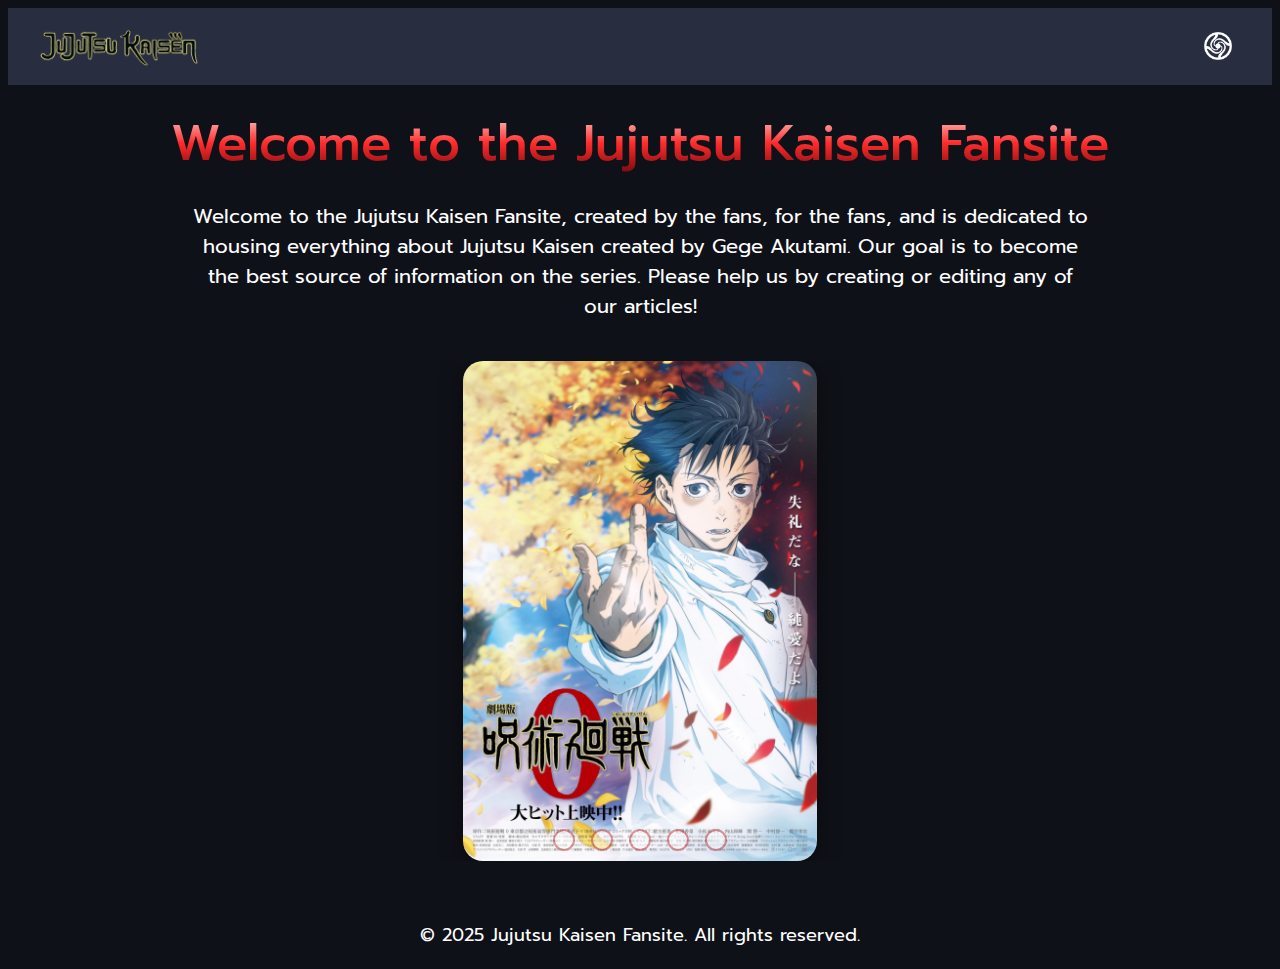
<file: index.html>
<!DOCTYPE html>
<html lang="en">
<head>
    <meta charset="UTF-8">
    <meta name="viewport" content="width=device-width, initial-scale=1.0">
    <link rel="icon" type="image/x-icon" href="/Photo/Logo/Jujutsu-Kaisen-Token.png">
    <link rel="stylesheet" href="/CSS/style.css">
    <link rel="preconnect" href="https://fonts.googleapis.com">
    <link rel="preconnect" href="https://fonts.gstatic.com" crossorigin>
    <link href="https://fonts.googleapis.com/css2?family=Prompt:ital,wght@0,100;0,200;0,300;0,400;0,500;0,600;0,700;0,800;0,900;1,100;1,200;1,300;1,400;1,500;1,600;1,700;1,800;1,900&display=swap" rel="stylesheet">
    <title>Home | Jujutsu Kaisen Fansite</title>
</head>

<body>
    <div class="container">
        <nav>
            <a href="index.html" class="logo">
                <img class="Jujutsu" src="/Photo/Logo/Jujutsu-Kaisen-Logo.png" alt="Logo">
            </a>
            <div class="menu-wrapper">
                <input type="checkbox" id="menu-toggle" class="menu-toggle" hidden>
                <label for="menu-toggle" class="menu-icon" tabindex="0">
                    <img src="/Photo/Logo/Jujutsu-Kaisen-Token.png" alt="Menu" class="menu-img">
                </label>
                <div class="dropdown-menu">
                    <a href="/HTML/index.html">Home</a>
                    <a href="/HTML/Arc.html">Arc</a>
                    <a href="/HTML/Character.html">Character</a>
                    <a href="/HTML/Contact.html">Contact</a>
                </div>
            </div>
        </nav>
        <header>
            <h1 class="Welcome">Welcome to the Jujutsu Kaisen Fansite</h1>
            <p class="JujutsuInto">Welcome to the Jujutsu Kaisen Fansite, created by the fans, for the fans, and is dedicated to housing everything about Jujutsu Kaisen created by Gege Akutami. Our goal is to become the best source of information on the series. Please help us by creating or editing any of our articles!</p>
        </header>
        <!-- Carousel with radio buttons for pure CSS navigation -->
        <div class="carousel-wrapper">
            <div class="carousel-controls">
                <input type="radio" name="carousel" id="carousel-1" checked>
                <input type="radio" name="carousel" id="carousel-2">
                <input type="radio" name="carousel" id="carousel-3">
                <input type="radio" name="carousel" id="carousel-4">
                <input type="radio" name="carousel" id="carousel-5">
                <div class="carousel">
                    <div class="carousel-item item-1">
                        <img src="/Photo/Kay-Visual/Jujutsu-Kaisen-0-Key-Visual.jpg" alt="ZeroArcPhoto">
                    </div>
                    <div class="carousel-item item-2">
                        <img src="/Photo/Kay-Visual/Jujutsu-Kaisen-Kay-Visual.jpg" alt="SS1Photo">
                    </div>
                    <div class="carousel-item item-3">
                        <img src="/Photo/Kay-Visual/Jujutsu-Kaisen-Hidden-Inventory-Premature-Death-Arc-Kay-Visual.webp" alt="GojoArcPhoto">
                    </div>
                    <div class="carousel-item item-4">
                        <img src="/Photo/Kay-Visual/Jujutsu-Kaisen-Shibuya-Incident-Arc-Kay-Visual.webp" alt="ShibuyaArcPhoto">
                    </div>
                    <div class="carousel-item item-5">
                        <img src="/Photo/Kay-Visual/Jujutsu-Kaisen-The-Culling-Game-Arc-Kay-Visual.jpeg" alt="TheCullingGameArcPhoto">
                    </div>
                    <div class="carousel-nav">
                        <label for="carousel-1" class="nav nav-1"></label>
                        <label for="carousel-2" class="nav nav-2"></label>
                        <label for="carousel-3" class="nav nav-3"></label>
                        <label for="carousel-4" class="nav nav-4"></label>
                        <label for="carousel-5" class="nav nav-5"></label>
                    </div>
                </div>
            </div>
        </div>
        <footer>
            <p class="footer-text">© 2025 Jujutsu Kaisen Fansite. All rights reserved.</p>
        </footer>
    </div>
</body>
</html>
</file>
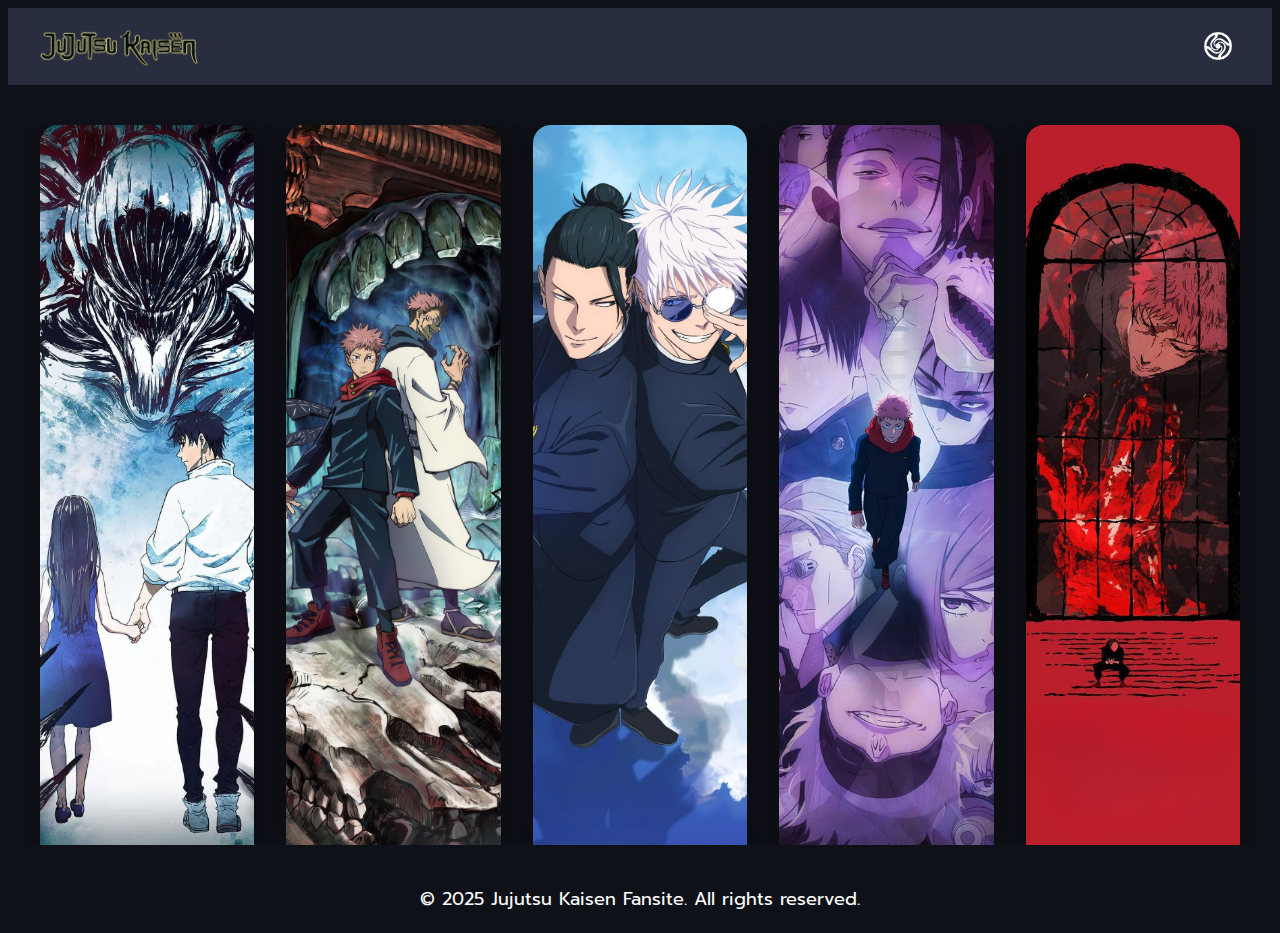
<file: HTML/Arc.html>
<!DOCTYPE html>
<html lang="en">
<head>
    <meta charset="UTF-8">
    <meta name="viewport" content="width=device-width, initial-scale=1.0">
    <link rel="icon" type="image/x-icon" href="/Photo/Logo/Jujutsu-Kaisen-Token.png">
    <link rel="stylesheet" href="/CSS/style.css">
    <link rel="preconnect" href="https://fonts.googleapis.com">
    <link rel="preconnect" href="https://fonts.gstatic.com" crossorigin>
    <link href="https://fonts.googleapis.com/css2?family=Prompt:ital,wght@0,100;0,200;0,300;0,400;0,500;0,600;0,700;0,800;0,900;1,100;1,200;1,300;1,400;1,500;1,600;1,700;1,800;1,900&display=swap" rel="stylesheet">
    <title>Arc | Jujutsu Kaisen Fansite</title>
</head>
<body>
    <div class="container">
        <nav>
            <a href="index.html" class="logo">
                <img class="Jujutsu" src="/Photo/Logo/Jujutsu-Kaisen-Logo.png" alt="Logo">
            </a>
            <div class="menu-wrapper">
                <input type="checkbox" id="menu-toggle" class="menu-toggle" hidden>
                <label for="menu-toggle" class="menu-icon" tabindex="0">
                    <img src="/Photo/Logo/Jujutsu-Kaisen-Token.png" alt="Menu" class="menu-img">
                </label>
                <div class="dropdown-menu">
                    <a href="/HTML/index.html">Home</a>
                    <a href="/HTML/Arc.html">Arc</a>
                    <a href="/HTML/Character.html">Character</a>
                    <a href="/HTML/Contact.html">Contact</a>
                </div>
            </div>
        </nav>
        <main>
            <div class="arc-img-row">
                <a href="Arc0.html" class="arc-img-link">
                    <img src="/Photo/Arc/Arc-01.jpg" alt="Jujutsu Kaisen 0" class="arc-img-col">
                </a>
                <a href="Arc1.html" class="arc-img-link">
                    <img src="/Photo/Arc/Arc-02.jpg" alt="Fearsome Womb Arc" class="arc-img-col">
                </a>
                <a href="Arc2.html" class="arc-img-link">
                    <img src="/Photo/Arc/Arc-03.jpg" alt="Gojo's Past Arc" class="arc-img-col">
                </a>
                <a href="Arc3.html" class="arc-img-link">
                    <img src="/Photo/Arc/Arc-04.jpg" alt="Shibuya Incident Arc" class="arc-img-col">
                </a>
                <a href="Arc4.html" class="arc-img-link">
                    <img src="/Photo/Arc/Arc-05.jpg" alt="Culling Game Arc" class="arc-img-col">
                </a>
            </div>
        </main>
        <footer>
            <p class="footer-text">© 2025 Jujutsu Kaisen Fansite. All rights reserved.</p>
        </footer>
    </div>
</body>
</html>
</file>
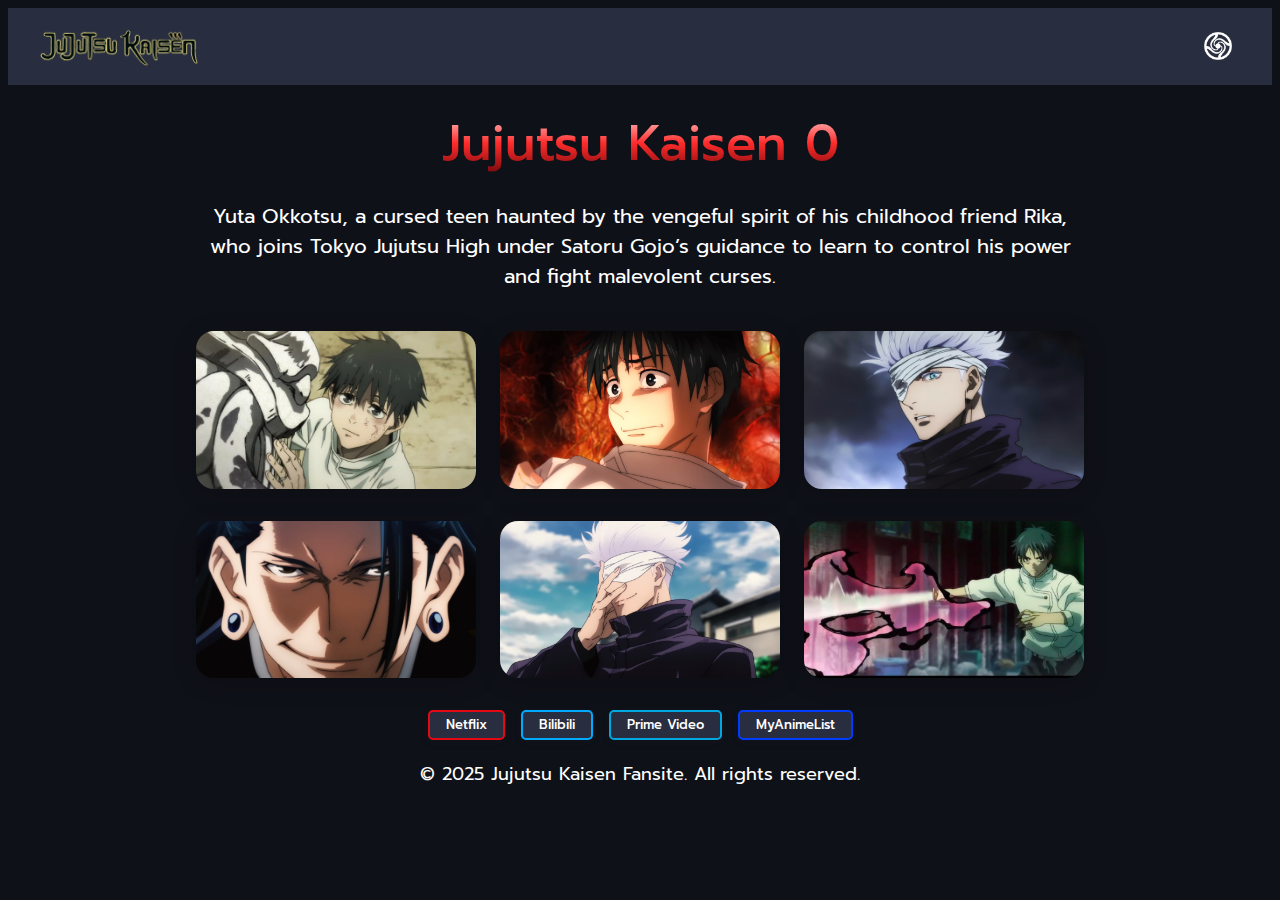
<file: HTML/Arc0.html>
<!DOCTYPE html>
<html lang="en">
<head>
    <meta charset="UTF-8">
    <meta name="viewport" content="width=device-width, initial-scale=1.0">
    <link rel="icon" type="image/x-icon" href="/Photo/Logo/Jujutsu-Kaisen-Token.png">
    <link rel="stylesheet" href="/CSS/style.css">
    <link rel="preconnect" href="https://fonts.googleapis.com">
    <link rel="preconnect" href="https://fonts.gstatic.com" crossorigin>
    <link href="https://fonts.googleapis.com/css2?family=Prompt:ital,wght@0,100;0,200;0,300;0,400;0,500;0,600;0,700;0,800;0,900;1,100;1,200;1,300;1,400;1,500;1,600;1,700;1,800;1,900&display=swap" rel="stylesheet">
    <title>Arc | Jujutsu Kaisen Fansite</title>
</head>
<body>
    <div class="container">
        <nav>
            <a href="index.html" class="logo">
                <img class="Jujutsu" src="/Photo/Logo/Jujutsu-Kaisen-Logo.png" alt="Logo">
            </a>
            <div class="menu-wrapper">
                <input type="checkbox" id="menu-toggle" class="menu-toggle" hidden>
                <label for="menu-toggle" class="menu-icon" tabindex="0">
                    <img src="/Photo/Logo/Jujutsu-Kaisen-Token.png" alt="Menu" class="menu-img">
                </label>
                <div class="dropdown-menu">
                    <a href="index.html">Home</a>
                    <a href="/HTML/Arc.html">Arc</a>
                    <a href="/HTML/Character.html">Character</a>
                    <a href="/HTML/Contact.html">Contact</a>
                </div>
            </div>
        </nav>
        <h1 class="Welcome">Jujutsu Kaisen 0</h1>
        <p class="JujutsuInto">Yuta Okkotsu, a cursed teen haunted by the vengeful spirit of his childhood friend Rika, who joins Tokyo Jujutsu High under Satoru Gojo’s guidance to learn to control his power and fight malevolent curses.</p>
        <div class="arcphotosceane-img-row">
            <img src="/Photo/Arc/Arc-01-Sceane/Arc-01-Sceane-01.jpg" alt="Jujutsu-Kaisen-Sceane-01">
            <img src="/Photo/Arc/Arc-01-Sceane/Arc-01-Sceane-02.jpg" alt="Jujutsu-Kaisen-Sceane-02">
            <img src="/Photo/Arc/Arc-01-Sceane/Arc-01-Sceane-03.jpg" alt="Jujutsu-Kaisen-Sceane-03">
        </div>
        <div class="arcphotosceane-img-row">
            <img src="/Photo/Arc/Arc-01-Sceane/Arc-01-Sceane-04.jpg" alt="Jujutsu-Kaisen-Sceane-04">
            <img src="/Photo/Arc/Arc-01-Sceane/Arc-01-Sceane-05.jpg" alt="Jujutsu-Kaisen-Sceane-05">
            <img src="/Photo/Arc/Arc-01-Sceane/Arc-01-Sceane-06.jpg" alt="Jujutsu-Kaisen-Sceane-06">
        </div>
        <div class="anime-watch-btn-row">
                        <a class="anime-watch-btn netflix" href="https://www.netflix.com/th/title/81602834" target="_blank">
                            Netflix
                        </a>
                        <a class="anime-watch-btn bilibili" href="https://www.bilibili.tv/th/play/1067286" target="_blank">
                            Bilibili
                        </a>
                        <a class="anime-watch-btn primevideo" href="https://www.primevideo.com/detail/0GTVYMIYD1GSB85O4H2JZWZJK0/" target="_blank">
                            Prime Video
                        </a>
                        <a class="anime-watch-btn myanimelist" href="https://myanimelist.net/anime/48561/Jujutsu_Kaisen_0_Movie" target="_blank">
                            MyAnimeList
                        </a>
        </div>
    </div>
    <footer>
        <p class="footer-text">© 2025 Jujutsu Kaisen Fansite. All rights reserved.</p>
    </footer>
</body>
</html>
</file>
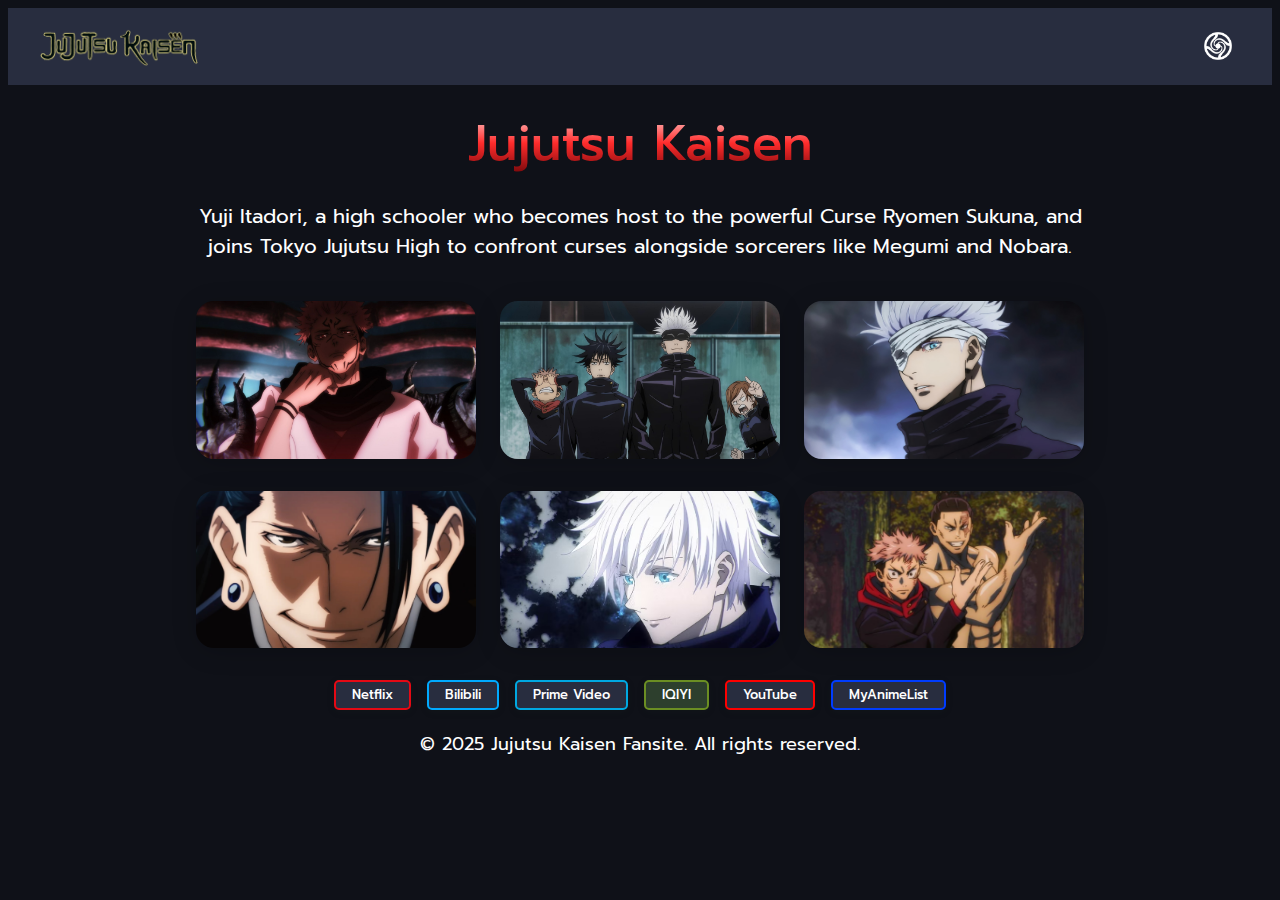
<file: HTML/Arc1.html>
<!DOCTYPE html>
<html lang="en">
<head>
    <meta charset="UTF-8">
    <meta name="viewport" content="width=device-width, initial-scale=1.0">
    <link rel="icon" type="image/x-icon" href="/Photo/Logo/Jujutsu-Kaisen-Token.png">
    <link rel="stylesheet" href="/CSS/style.css">
    <link rel="preconnect" href="https://fonts.googleapis.com">
    <link rel="preconnect" href="https://fonts.gstatic.com" crossorigin>
    <link href="https://fonts.googleapis.com/css2?family=Prompt:ital,wght@0,100;0,200;0,300;0,400;0,500;0,600;0,700;0,800;0,900;1,100;1,200;1,300;1,400;1,500;1,600;1,700;1,800;1,900&display=swap" rel="stylesheet">
    <title>Arc | Jujutsu Kaisen</title>
</head>
<body>
    <div class="container">
        <nav>
            <a href="index.html" class="logo">
                <img class="Jujutsu" src="/Photo/Logo/Jujutsu-Kaisen-Logo.png" alt="Logo">
            </a>
            <div class="menu-wrapper">
                <input type="checkbox" id="menu-toggle" class="menu-toggle" hidden>
                <label for="menu-toggle" class="menu-icon" tabindex="0">
                    <img src="/Photo/Logo/Jujutsu-Kaisen-Token.png" alt="Menu" class="menu-img">
                </label>
                <div class="dropdown-menu">
                    <a href="index.html">Home</a>
                    <a href="/HTML/Arc.html">Arc</a>
                    <a href="/HTML/Character.html">Character</a>
                    <a href="/HTML/Contact.html">Contact</a>
                </div>
            </div>
        </nav>
    </div>
        </nav>
        <h1 class="Welcome">Jujutsu Kaisen</h1>
        <p class="JujutsuInto">Yuji Itadori, a high schooler who becomes host to the powerful Curse Ryomen Sukuna, and joins Tokyo Jujutsu High to confront curses alongside sorcerers like Megumi and Nobara.</p>
        <div class="arcphotosceane-img-row">
            <img src="/Photo/Arc/Arc-02-Sceane/Arc-02-Sceane-01.jpeg" alt="Jujutsu-Kaisen-Sceane-01">
            <img src="/Photo/Arc/Arc-02-Sceane/Arc-02-Sceane-02.jpg" alt="Jujutsu-Kaisen-Sceane-02">
            <img src="/Photo/Arc/Arc-01-Sceane/Arc-01-Sceane-03.jpg" alt="Jujutsu-Kaisen-Sceane-03">
        </div>
        <div class="arcphotosceane-img-row">
            <img src="/Photo/Arc/Arc-01-Sceane/Arc-01-Sceane-04.jpg" alt="Jujutsu-Kaisen-Sceane-04">
            <img src="/Photo/Arc/Arc-02-Sceane/Arc-02-Sceane-05.avif" alt="Jujutsu-Kaisen-Sceane-05">
            <img src="/Photo/Arc/Arc-02-Sceane/Arc-02-Sceane-06.jpg" alt="Jujutsu-Kaisen-Sceane-06">
        </div>
        <div class="anime-watch-btn-row">
                        <a class="anime-watch-btn netflix" href="https://www.netflix.com/th/title/81278456" target="_blank">
                            Netflix
                        </a>
                        <a class="anime-watch-btn bilibili" href="https://www.bilibili.tv/play/37738" target="_blank">
                            Bilibili
                        </a>
                        <a class="anime-watch-btn primevideo" href="https://www.primevideo.com/detail/0SSDHA6FZCCH0Z7V4421F9ZBNZ/" target="_blank">
                            Prime Video
                        </a>
                        <a class="anime-watch-btn iqiyi" href="https://www.iq.com/album/igc33vhvex" target="_blank">
                            IQIYI
                        </a>
                        <a class="anime-watch-btn youtube" href="https://youtube.com/playlist?list=PLxSscENEp7JisDU6GAJuyNpVwDvCm-f3J&si=Rb6Knvofk-waBweg" target="_blank">
                            YouTube
                        </a>
                        <a class="anime-watch-btn myanimelist" href="https://myanimelist.net/anime/40748/Jujutsu_Kaisen" target="_blank">
                            MyAnimeList
                        </a>                        
    </div>
    <footer>
        <p class="footer-text">© 2025 Jujutsu Kaisen Fansite. All rights reserved.</p>
    </footer>
</body>
</html>
</file>
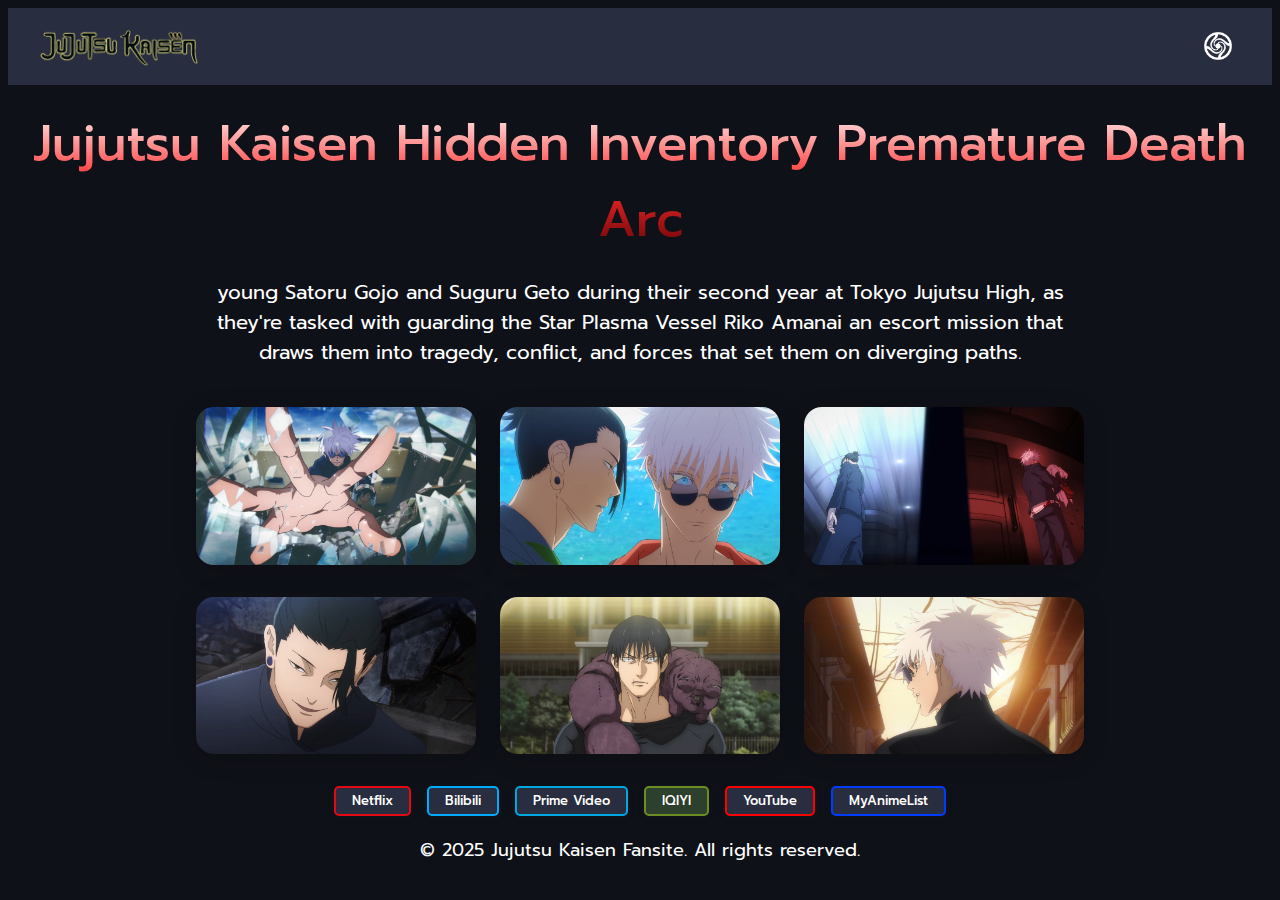
<file: HTML/Arc2.html>
<!DOCTYPE html>
<html lang="en">
<head>
    <meta charset="UTF-8">
    <meta name="viewport" content="width=device-width, initial-scale=1.0">
    <link rel="icon" type="image/x-icon" href="/Photo/Logo/Jujutsu-Kaisen-Token.png">    
    <link rel="stylesheet" href="/CSS/style.css">
    <link rel="preconnect" href="https://fonts.googleapis.com">
    <link rel="preconnect" href="https://fonts.gstatic.com" crossorigin>
    <link href="https://fonts.googleapis.com/css2?family=Prompt:ital,wght@0,100;0,200;0,300;0,400;0,500;0,600;0,700;0,800;0,900;1,100;1,200;1,300;1,400;1,500;1,600;1,700;1,800;1,900&display=swap" rel="stylesheet">
    <title>Arc | Jujutsu Kaisen</title>
</head>
<body>
    <div class="container">
        <nav>
            <a href="index.html" class="logo">
                <img class="Jujutsu" src="/Photo/Logo/Jujutsu-Kaisen-Logo.png" alt="Logo">
            </a>
            <div class="menu-wrapper">
                <input type="checkbox" id="menu-toggle" class="menu-toggle" hidden>
                <label for="menu-toggle" class="menu-icon" tabindex="0">
                    <img src="/Photo/Logo/Jujutsu-Kaisen-Token.png" alt="Menu" class="menu-img">
                </label>
                <div class="dropdown-menu">
                    <a href="/HTML/index.html">Home</a>
                    <a href="/HTML/Arc.html">Arc</a>
                    <a href="/HTML/Character.html">Character</a>
                    <a href="/HTML/Contact.html">Contact</a>
                </div>
            </div>
        </nav>
    </div>
        <h1 class="Welcome">Jujutsu Kaisen Hidden Inventory Premature Death Arc</h1>
        <p class="JujutsuInto">young Satoru Gojo and Suguru Geto during their second year at Tokyo Jujutsu High, as they're tasked with guarding the Star Plasma Vessel Riko Amanai an escort mission that draws them into tragedy, conflict, and forces that set them on diverging paths.</p>
        <div class="arcphotosceane-img-row">
            <img src="/Photo/Arc/Arc-03-Sceane/Arc-03-Sceane-01.jpg" alt="Jujutsu-Kaisen-Sceane-01">
            <img src="/Photo/Arc/Arc-03-Sceane/Arc-03-Sceane-02.jpg" alt="Jujutsu-Kaisen-Sceane-02">
            <img src="/Photo/Arc/Arc-03-Sceane/Arc-03-Sceane-03.png" alt="Jujutsu-Kaisen-Sceane-03">
        </div>
        <div class="arcphotosceane-img-row">
            <img src="/Photo/Arc/Arc-03-Sceane/Arc-03-Sceane-04.jpg" alt="Jujutsu-Kaisen-Sceane-04">
            <img src="/Photo/Arc/Arc-03-Sceane/Arc-03-Sceane-05.jpg" alt="Jujutsu-Kaisen-Sceane-05">
            <img src="/Photo/Arc/Arc-03-Sceane/Arc-03-Sceane-06.jpg" alt="Jujutsu-Kaisen-Sceane-06">
        </div>
        <div class="anime-watch-btn-row">
                        <a class="anime-watch-btn netflix" href="https://www.netflix.com/th/title/81278456" target="_blank">
                            Netflix
                        </a>
                        <a class="anime-watch-btn bilibili" href="https://www.bilibili.tv/th/play/2084055/12884443?bstar_from=bstar-web.pgc-video-detail.episode.all" target="_blank">
                            Bilibili
                        </a>
                        <a class="anime-watch-btn primevideo" href="https://www.primevideo.com/detail/0TR00GNMER3PDXXX6LVM0X4PSA/" target="_blank">
                            Prime Video
                        </a>
                        <a class="anime-watch-btn iqiyi" href="https://www.iq.com/album/1y1401doo65" target="_blank">
                            IQIYI
                        </a>
                        <a class="anime-watch-btn youtube" href="https://youtube.com/playlist?list=PLxSscENEp7JjIe81K3Qd0l7PVaIiPi64r&si=l3z5z6y3Qy8AWlN7" target="_blank">
                            YouTube
                        </a>
                        <a class="anime-watch-btn myanimelist" href="https://myanimelist.net/anime/59654/Jujutsu_Kaisen__Kaigyoku_Gyokusetsu?q=juju&cat=anime" target="_blank">
                            MyAnimeList
                        </a> 
    </div>
    <footer>
        <p class="footer-text">© 2025 Jujutsu Kaisen Fansite. All rights reserved.</p>
    </footer>
</body>
</html>
</file>
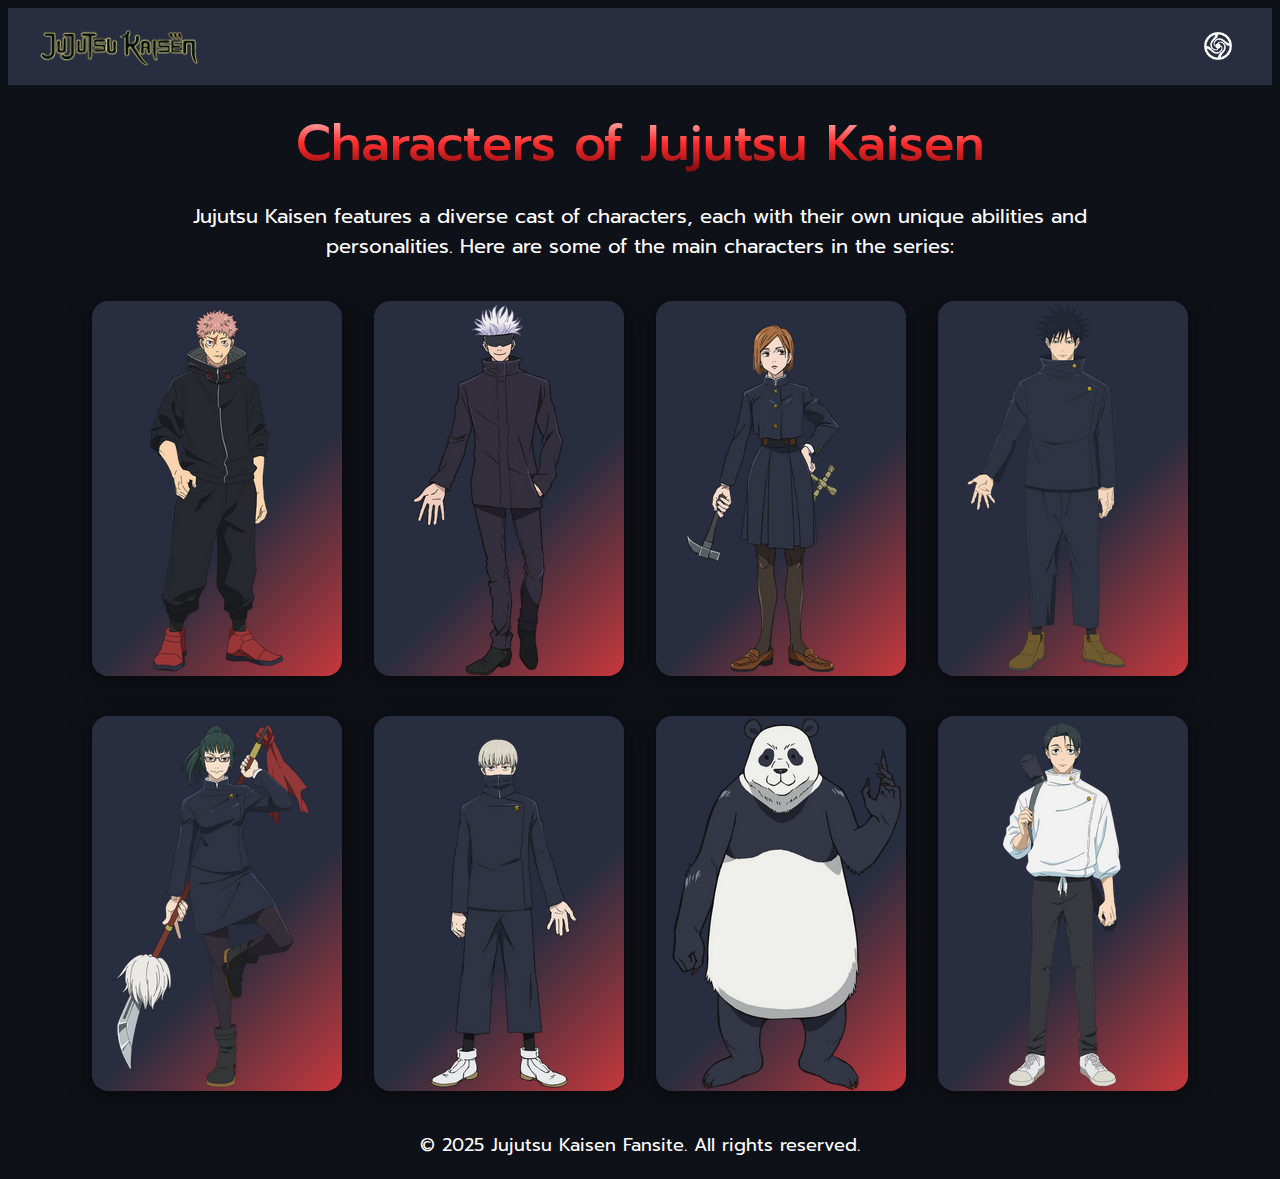
<file: HTML/Character.html>
<!DOCTYPE html>
<html lang="en">
<head>
    <meta charset="UTF-8">
    <meta name="viewport" content="width=device-width, initial-scale=1.0">
    <link rel="icon" type="image/x-icon" href="/Photo/Logo/Jujutsu-Kaisen-Token.png">
    <link rel="stylesheet" href="/CSS/style.css">
    <link rel="preconnect" href="https://fonts.googleapis.com">
    <link rel="preconnect" href="https://fonts.gstatic.com" crossorigin>
    <link href="https://fonts.googleapis.com/css2?family=Prompt:ital,wght@0,100;0,200;0,300;0,400;0,500;0,600;0,700;0,800;0,900;1,100;1,200;1,300;1,400;1,500;1,600;1,700;1,800;1,900&display=swap" rel="stylesheet">    
    <title>Character | Jujutsu Kaisen Fansite</title>
</head>
<body>
        <div class="container">
        <nav>
            <a href="/index.html" class="logo">
                <img class="Jujutsu" src="/Photo/Logo/Jujutsu-Kaisen-Logo.png" alt="Logo">
            </a>
            <div class="menu-wrapper">
                <input type="checkbox" id="menu-toggle" class="menu-toggle" hidden>
                <label for="menu-toggle" class="menu-icon" tabindex="0">
                    <img src="/Photo/Logo/Jujutsu-Kaisen-Token.png" alt="Menu" class="menu-img">
                </label>
                <div class="dropdown-menu">
                    <a href="/index.html">Home</a>
                    <a href="/HTML/Arc.html">Arc</a>
                    <a href="/HTML/Character.html">Character</a>
                    <a href="/HTML/Contact.html">Contact</a>
                </div>
            </div>
        </nav>
        <header>
            <h1 class="Welcome">Characters of Jujutsu Kaisen</h1>
            <p class="JujutsuInto">Jujutsu Kaisen features a diverse cast of characters, each with their own unique abilities and personalities. Here are some of the main characters in the series:</p>
        </header>
        <!-- Character Flip Card Row -->
    <div class="character-card-row">
      <!-- Yuji Itadori Card -->
      <div class="card">
        <div class="card-inner">
          <div class="card-front">
            <img src="/Photo/Character/Yuji-Itadori.webp" alt="Yuji Itadori" class="card-img-full">
          </div>
          <div class="card-back">
            <div class="card-info">
              <h2>Yuji Itadori</h2>
              <p>A first-year Jujutsu sorcerer who becomes the vessel for the powerful Curse Ryomen Sukuna.</p>
            </div>
          </div>
        </div>
      </div>
      <!-- Satoru Gojo Card -->
      <div class="card">
        <div class="card-inner">
          <div class="card-front">
            <img src="/Photo/Character/Satoru-Gojo.webp" alt="Satoru Gojo" class="card-img-full">
          </div>
          <div class="card-back">
            <div class="card-info">
              <h2>Satoru Gojo</h2>
              <p>A Special-Grade sorcerer and teacher at Tokyo Jujutsu High, gifted with the Limitless and Six Eyes, widely regarded as the strongest in the jujutsu world.</p>
            </div>
          </div>
        </div>
      </div>
      <!-- Nobara Kugisaki Card -->
      <div class="card">
        <div class="card-inner">
          <div class="card-front">
            <img src="/Photo/Character/Nobara-Kugisaki.webp" alt="Nobara Kugisaki" class="card-img-full">
          </div>
          <div class="card-back">
            <div class="card-info">
              <h2>Nobara Kugisaki</h2>
              <p>A first-year Grade-3 Jujutsu sorcerer at Tokyo Jujutsu High who fights curses using her Straw Doll Technique and refuses to compromise her identity.</p>
            </div>
          </div>
        </div>
      </div>
      <!-- Megumi Fushiguro Card -->
      <div class="card">
        <div class="card-inner">
          <div class="card-front">
            <img src="/Photo/Character/Megumi-Fushiguro.webp" alt="Megumi Fushiguro" class="card-img-full">
          </div>
          <div class="card-back">
            <div class="card-info">
              <h2>Megumi Fushiguro</h2>
              <p>A first-year sorcerer from the Zen’in lineage who wields the Ten Shadows Technique. </p>
            </div>
          </div>
        </div>
      </div>
    </div>
    <div class="character-card-row">
      <!-- Maki Zenin Card -->
      <div class="card">
        <div class="card-inner">
          <div class="card-front">
            <img src="/Photo/Character/Maki-Zenin.webp" alt="Yuji Itadori" class="card-img-full">
          </div>
          <div class="card-back">
            <div class="card-info">
              <h2>Maki Zenin</h2>
              <p>A second-year sorcerer from the elite Zenin clan who, despite near-zero cursed energy, uses Heavenly Restriction and mastery of cursed tools to defy her origins.</p>
            </div>
          </div>
        </div>
      </div>
      <!-- Toge Inumaki -->
      <div class="card">
        <div class="card-inner">
          <div class="card-front">
            <img src="/Photo/Character/Toge-Inumaki.webp" alt="Satoru Gojo" class="card-img-full">
          </div>
          <div class="card-back">
            <div class="card-info">
              <h2>Toge Inumaki</h2>
              <p>A second-year student who wields the Cursed Speech technique, controls speech to avoid harming others, and protects his friends with this powerful yet risky ability.</p>
            </div>
          </div>
        </div>
      </div>
      <!-- Panda Card -->
      <div class="card">
        <div class="card-inner">
          <div class="card-front">
            <img src="/Photo/Character/Panda.webp" alt="Nobara Kugisaki" class="card-img-full">
          </div>
          <div class="card-back">
            <div class="card-info">
              <h2>Panda</h2>
              <p>A mutated cursed corpse created by Principal Masamichi Yaga, attending Tokyo Jujutsu High as a second-year with humanoid intelligence, strong combat skills, and unwavering loyalty to his comrades.</p>
            </div>
          </div>
        </div>
      </div>
      <!-- Yuta Okkotsu Card -->
      <div class="card">
        <div class="card-inner">
          <div class="card-front">
            <img src="/Photo/Character/Yuta-Okkotsu.webp" alt="Megumi Fushiguro" class="card-img-full">
          </div>
          <div class="card-back">
            <div class="card-info">
              <h2>Yuta Okkotsu</h2>
              <p>A Special Grade sorcerer who joins Jujutsu High haunted by the vengeful cursed spirit of his childhood friend Rika, and fights to break her curse while growing into a strong protector of others.</p>
            </div>
          </div>
        </div>
      </div>
    </div>
    <footer>
        <p class="footer-text">© 2025 Jujutsu Kaisen Fansite. All rights reserved.</p>
    </footer>
</body>
</html>
</file>
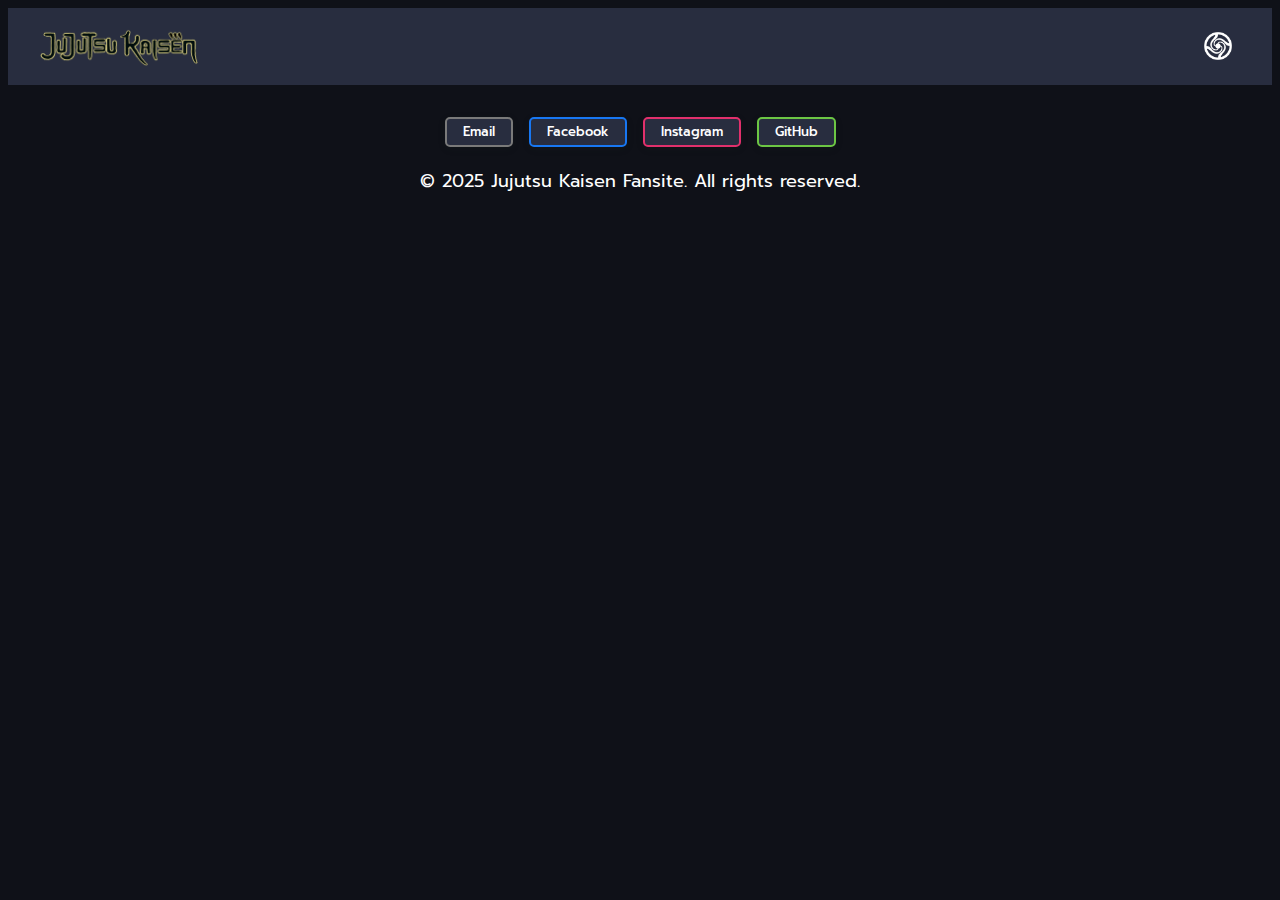
<file: HTML/Contact.html>
<!DOCTYPE html>
<html lang="en">
<head>
    <meta charset="UTF-8">
    <meta name="viewport" content="width=device-width, initial-scale=1.0">
    <link rel="icon" type="image/x-icon" href="/Photo/Logo/Jujutsu-Kaisen-Token.png">
    <link rel="stylesheet" href="/CSS/style.css">
    <link rel="preconnect" href="https://fonts.googleapis.com">
    <link rel="preconnect" href="https://fonts.gstatic.com" crossorigin>
    <link href="https://fonts.googleapis.com/css2?family=Prompt:ital,wght@0,100;0,200;0,300;0,400;0,500;0,600;0,700;0,800;0,900;1,100;1,200;1,300;1,400;1,500;1,600;1,700;1,800;1,900&display=swap" rel="stylesheet">
    <title>Contact | Jujutsu Kaisen Fansite</title>
</head>
<body>
    <div class="container">
        <nav>
            <a href="/index.html" class="logo">
                <img class="Jujutsu" src="/Photo/Logo/Jujutsu-Kaisen-Logo.png" alt="Logo">
            </a>
            <div class="menu-wrapper">
                <input type="checkbox" id="menu-toggle" class="menu-toggle" hidden>
                <label for="menu-toggle" class="menu-icon" tabindex="0">
                    <img src="/Photo/Logo/Jujutsu-Kaisen-Token.png" alt="Menu" class="menu-img">
                </label>
                <div class="dropdown-menu">
                    <a href="/index.html">Home</a>
                    <a href="/HTML/Arc.html">Arc</a>
                    <a href="/HTML/Character.html">Character</a>
                    <a href="/HTML/Contact.html">Contact</a>
                </div>
            </div>
        </nav>
        <div class="contact-bt-row anime-watch-btn-row">
            <a class="anime-watch-btn email" href="phuriphathem@gmail.com" target="_blank" rel="noopener noreferrer" aria-label="Send email">Email</a>
            <a class="anime-watch-btn facebook" href="https://www.facebook.com/phuriphat.hemakul/" target="_blank" rel="noopener noreferrer" aria-label="Visit our Facebook">Facebook</a>
            <a class="anime-watch-btn instagram" href="https://www.instagram.com/arm.phx/?__pwa=1" target="_blank" rel="noopener noreferrer" aria-label="Visit our Instagram">Instagram</a>
            <a class="anime-watch-btn github" href="https://github.com/PhuriphatiZAMU" target="_blank" rel="noopener noreferrer" aria-label="Visit our GitHub">GitHub</a>
        </div>
    </div>
    <footer>
        <p class="footer-text">© 2025 Jujutsu Kaisen Fansite. All rights reserved.</p>
    </footer>
</body>
</html>
</file>
<file: CSS/style.css>
/* Anime watch button row */
.anime-watch-btn-row {
  display: flex;
  flex-direction: row;
  justify-content: center;
  align-items: center;
  gap: 16px;
  margin: 32px auto 0 auto;
  padding: 0 16px;
  max-width: 900px;
  width: 100%;
  box-sizing: border-box;
}
.anime-watch-btn {
  color: #fff;
  background: #2d3f2d;
  padding: 0px 16px;
  font-size: 13px;
  line-height: 26px;
  border: 2px solid olivedrab;
  border-radius: 5px;
  text-shadow: none;
  text-decoration: none;
  transition: background 0.2s, color 0.2s, box-shadow 0.2s;
  font-family: Prompt, sans-serif;
  font-weight: 500;
  box-shadow: 0 2px 8px rgba(44,64,44,0.08);
  cursor: pointer;
  display: inline-block;
}
.anime-watch-btn.iqiyi {
  border-color: olivedrab;
}
.anime-watch-btn.iqiyi:hover, .anime-watch-btn:focus {
  background: olivedrab;
  color: #fff;
  box-shadow: 0 4px 16px rgba(44,64,44,0.18);
}
.anime-watch-btn.netflix {
  border-color: #e50914;
  background: #282D3F;
}
.anime-watch-btn.netflix:hover, .anime-watch-btn.netflix:focus {
  background: #e50914;
    color: #fff;
  box-shadow: 0 4px 16px rgba(64, 44, 44, 0.18);
}
.anime-watch-btn.bilibili {
  border-color: #00aaff;
  background: #282D3F;
}
.anime-watch-btn.bilibili:hover, .anime-watch-btn.bilibili:focus {
  background: #00aaff;
    color: #fff;
  box-shadow: 0 4px 16px rgba(44, 55, 64, 0.18);
}
.anime-watch-btn.primevideo {
  border-color:#00A8E1;
  background: #282D3F;
}
.anime-watch-btn.primevideo:hover, .anime-watch-btn.primevideo:focus{
  background: #00A8E1;
  color: #fff;
  box-shadow: 0 4px 16px rgba(44, 55, 64, 0.18);
}
.anime-watch-btn.youtube {
  border-color:#FF0000;
  background: #282D3F;
}
.anime-watch-btn.youtube:hover, .anime-watch-btn.primevideo:focus{
  background: #FF0000;
  color: #fff;
  border-color: #FF0000;
  box-shadow: 0 4px 16px rgba(225, 0, 0, 0.18);
}
.anime-watch-btn.myanimelist {
  border-color:#003cff;
  background: #282D3F;
}
.anime-watch-btn.myanimelist:hover, .anime-watch-btn.primevideo:focus{
  background: #003cff;
  color: #fff;
  border-color: #003cff;
  box-shadow: 0 4px 16px rgba(0, 26, 225, 0.18);
}

/* Contact buttons reuse anime-watch-btn base styles but with brand colors */
.anime-watch-btn.email {
  border-color: #7a7a7a;
  background: #282D3F;
}
.anime-watch-btn.email:hover, .anime-watch-btn.email:focus {
  background: #7a7a7a;
  color: #fff;
  box-shadow: 0 4px 16px rgba(122,122,122,0.18);
}
.anime-watch-btn.facebook {
  border-color: #1877f2;
  background: #282D3F;
}
.anime-watch-btn.facebook:hover, .anime-watch-btn.facebook:focus {
  background: #1877f2;
  color: #fff;
  box-shadow: 0 4px 16px rgba(24,119,242,0.18);
}
.anime-watch-btn.instagram {
  border-color: #e1306c;
  background: #282D3F;
}
.anime-watch-btn.instagram:hover, .anime-watch-btn.instagram:focus {
  background: #e1306c;
  color: #fff;
  box-shadow: 0 4px 16px rgba(225,49,108,0.18);
}
.anime-watch-btn.discord {
  border-color: #5865f2;
  background: #282D3F;
}
.anime-watch-btn.discord:hover, .anime-watch-btn.discord:focus {
  background: #5865f2;
  color: #fff;
  box-shadow: 0 4px 16px rgba(88,101,242,0.18);
}
.anime-watch-btn.github {
  border-color: #6cc644;
  background: #282D3F;
}
.anime-watch-btn.github:hover, .anime-watch-btn.github:focus {
  background: #6cc644;
  color: #fff;
  box-shadow: 0 4px 16px rgba(108,198,68,0.18);
}


/* Arc0 page: horizontal image row, 16:9, border-radius */
.arcphotosceane-img-row {
  display: flex;
  flex-direction: row;
  justify-content: center;
  align-items: center;
  gap: 24px;
  width: 100%;
  max-width: 900px;
  margin: 32px auto 32px auto;
  padding: 0 12px;
}
.arcphotosceane-img-row img {
  width: 100%;
  max-width: 280px;
  aspect-ratio: 16/9;
  height: auto;
  border-radius: 18px;
  object-fit: cover;
  box-shadow: 0 4px 24px rgba(0,0,0,0.18);
  transition: transform 0.3s cubic-bezier(0.77,0,0.175,1), box-shadow 0.3s;
}
.arcphotosceane-img-row img:hover {
  transform: scale(1.04);
  box-shadow: 0 8px 32px rgba(199,56,60,0.18);
}
@media (max-width: 900px) {
  .arcphotosceane-img-row {
    gap: 12px;
    max-width: 98vw;
    padding: 0 4px;
  }
  .arcphotosceane-img-row img {
    max-width: 32vw;
    border-radius: 12px;
  }
}
/* Arc page: Show only selected content section */
.arc-content-section {
  display: none;
}
#arc-carousel-1:checked ~ .arc-carousel ~ .arc-content-1,
#arc-carousel-2:checked ~ .arc-carousel ~ .arc-content-2,
#arc-carousel-3:checked ~ .arc-carousel ~ .arc-content-3,
#arc-carousel-4:checked ~ .arc-carousel ~ .arc-content-4,
#arc-carousel-5:checked ~ .arc-carousel ~ .arc-content-5 {
  display: block;
}
html {
  scroll-behavior: smooth;
}

body{
    background-color: #0f1118;
    font-family: Prompt, sans-serif;
}

/* Layered background for .container */
.container {
  position: relative;
  z-index: 0;
  background: transparent;
}


/* Layered background for .container with fade animation and DRY variable-based image */
.container::before {
  content: "";
  position: absolute;
  inset: 0;
  z-index: -1;
  background-color: #0f1118;
  background-image: linear-gradient(rgba(15,17,24,0.82), rgba(15,17,24,0.82)), var(--bg-url, none);
  background-size: cover;
  background-position: center;
  background-repeat: no-repeat;
  opacity: 0;
  transition: opacity 2s cubic-bezier(0.77,0,0.175,1);
}

.container:has(#carousel-1:checked)::before,
.container:has(#carousel-2:checked)::before,
.container:has(#carousel-3:checked)::before,
.container:has(#carousel-4:checked)::before,
.container:has(#carousel-5:checked)::before {
  opacity: 1;
}
.container:has(#carousel-1:checked)::before { --bg-url: url('https://images6.alphacoders.com/120/1200429.jpg'); }
.container:has(#carousel-2:checked)::before { --bg-url: url('https://images5.alphacoders.com/126/1262882.jpg'); }
.container:has(#carousel-3:checked)::before { --bg-url: url('https://wallpapercave.com/wp/wp12526882.jpg'); }
.container:has(#carousel-4:checked)::before { --bg-url: url('https://external-preview.redd.it/jujutsu-kaisen-season-2-new-key-visual-revealed-for-shibuya-v0-uZxKhx5yBcH9sLn2Ng50x5Rlwvj0pR2edqD4nXv3nqg.jpg?auto=webp&s=19b8c5ddeb474a4a0d84729e921c4867a4101074'); }
.container:has(#carousel-5:checked)::before { --bg-url: url('https://cdn.oneesports.gg/cdn-data/2023/12/Anime_JujutsuKaisen_Season2_ClosingTheGate_Finale_Yuji.jpg'); }

.carousel-controls input#carousel-1:checked ~ .carousel ~ .container,
.carousel-controls input#carousel-2:checked ~ .carousel ~ .container,
.carousel-controls input#carousel-3:checked ~ .carousel ~ .container,
.carousel-controls input#carousel-4:checked ~ .carousel ~ .container,
.carousel-controls input#carousel-5:checked ~ .carousel ~ .container {
  background-color: #000000;
}
nav {
      display: flex;
      justify-content: space-between;
      align-items: center;
      padding: 1rem 2rem;
      background-color: #282D3F;
      border-bottom: 1px solid #282D3F;
      margin-top: auto;
}

nav .logo img {
  height: 40px;  
  width: auto;
  display: block;
  transition: opacity 0.3s cubic-bezier(0.77,0,0.175,1);
}

nav .logo img:hover {
  opacity: 0.5;
}

nav ul {
  display: none;
}
/* Custom menu icon and dropdown styles */
.menu-wrapper {
  position: relative;
  display: flex;
  align-items: center;
  margin-left: auto;
}
.menu-icon {
  display: flex;
  align-items: center;
  justify-content: center;
  cursor: pointer;
  width: 44px;
  height: 44px;
  border-radius: 50%;
  transition: background 0.2s;
  outline: none;
}
.menu-img {
  width: 32px;
  height: 32px;
  transition: transform 0.5s cubic-bezier(0.77,0,0.175,1), opacity 0.3s;
  opacity: 1;
}
.menu-icon:hover .menu-img,
.menu-icon:focus .menu-img {
  opacity: 0.7;
  transform: rotate(90deg);
}
.menu-toggle:checked + .menu-icon .menu-img {
  opacity: 0.7;
  transform: rotate(90deg);
}
.menu-toggle:not(:checked) + .menu-icon .menu-img {
  opacity: 1;
  transform: rotate(-90deg);
}
.menu-toggle:checked + .menu-icon {
  background: #282D3F;
}
.menu-wrapper {
  position: relative;
  display: flex;
  align-items: center;
  margin-left: auto;
}
.dropdown-menu {
  position: absolute;
  top: 64px; /* move dropdown lower to avoid nav overlap */
  right: 0;
  min-width: 160px;
  background: rgba(40,45,63,0.85); /* less prominent, semi-transparent */
  box-shadow: 0 4px 24px rgba(0,0,0,0.2);
  display: flex;
  flex-direction: column;
  opacity: 0;
  pointer-events: none;
  transform: translateY(-10px);
  transition: opacity 0.4s cubic-bezier(0.77,0,0.175,1), transform 0.4s cubic-bezier(0.77,0,0.175,1);
  z-index: 100;
}
.menu-toggle:checked ~ .dropdown-menu {
  opacity: 1;
  pointer-events: auto;
  transform: translateY(0);
}
.menu-toggle:not(:checked) ~ .dropdown-menu {
  opacity: 0;
  pointer-events: none;
  transform: translateY(-10px);
}
.dropdown-menu a {
  color: #fff;
  text-decoration: none;
  padding: 14px 24px;
  font-size: 1rem;
  border-bottom: 1px solid #393c4c;
  transition: background 0.2s, color 0.2s;
}
.dropdown-menu a:last-child {
  border-bottom: none;
}
.dropdown-menu a:hover {
  background: #C7383C;
  color: #fff;
}

nav ul li a {
      text-decoration: none;
      color: #ffffff;
      font-size: 1rem;
      transition: color 0.2s ease-in-out;
}

nav ul li a:hover {
      color: #C7383C;
}
.Welcome{
    font-family: Prompt, sans-serif;
    font-weight: 500;
    font-style: normal;
    font-size: 50px;
    text-align: center;
    color: white;
    margin-top: 20px;
    background: -webkit-linear-gradient(#ffffff, #ff2c2c, rgb(89, 0, 3));
    -webkit-background-clip: text;
    background-clip: text;
    -webkit-text-fill-color: transparent;
    margin-bottom: 20px;
}
/* ปรับ margin ให้ข้อความไม่โดน carousel ทับ */
.JujutsuInto{
  font-family: Prompt, sans-serif;
  font-size: 20px;
  text-align: center;
  color: white;
  margin: 0 auto 40px auto;
  max-width: 900px;
  z-index: 2;
  position: relative;
}

/* Carousel Pure CSS */
.carousel-wrapper {
  width: 800px;
  margin: 0 auto 60px auto;
  position: relative;
  z-index: 1;
}
.carousel-controls {
  position: relative;
  width: 100%;
  height: 500px;
}
.carousel {
  position: relative;
  width: 100%;
  height: 500px;
  overflow: hidden;
}
/* Arc page carousel styles (independent from index carousel) */
.arc-carousel-wrapper {
  width: 800px;
  margin: 0 auto 60px auto;
  position: relative;
  z-index: 1;
}
.arc-carousel-controls {
  position: relative;
  width: 100%;
  height: 500px;
}
.arc-carousel {
  position: relative;
  width: 100%;
  height: 500px;
  overflow: hidden;
}
.arc-carousel .carousel-item {
  position: absolute;
  top: 50%;
  left: 50%;
  transform: translate(-50%, -50%) scale(0.8);
  opacity: 0;
  transition: transform 0.7s cubic-bezier(0.77,0,0.175,1), opacity 0.7s cubic-bezier(0.77,0,0.175,1);
  width: 100%;
  height: 500px;
  display: flex;
  justify-content: center;
  align-items: center;
}
.arc-carousel .carousel-item img {
  height: 340px;
  max-width: 90vw;
  width: auto;
  border-radius: 20px;
  box-shadow: 0 4px 24px rgba(0,0,0,0.4);
  object-fit: cover;
}
@media (max-width: 900px) {
  .arc-carousel .carousel-item img {
    height: 220px;
    max-width: 98vw;
  }
}
@media (max-width: 600px) {
  .arc-carousel .carousel-item img {
    height: 140px;
    max-width: 98vw;
  }
}

.arc-carousel-controls input[type="radio"] {
  display: none;
}
#arc-carousel-1:checked ~ .arc-carousel .arc-item-1 {
  opacity: 1;
  transform: translate(-50%, -50%) scale(1);
  z-index: 2;
}
#arc-carousel-1:checked ~ .arc-carousel .arc-item-2 {
  opacity: 0.4;
  transform: translate(50%, -50%) scale(0.8);
  z-index: 1;
}
#arc-carousel-1:checked ~ .arc-carousel .arc-item-3 {
  opacity: 0.4;
  transform: translate(150%, -50%) scale(0.8);
  z-index: 1;
}
#arc-carousel-1:checked ~ .arc-carousel .arc-item-4 {
  opacity: 0.4;
  transform: translate(250%, -50%) scale(0.8);
  z-index: 1;
}
#arc-carousel-1:checked ~ .arc-carousel .arc-item-5 {
  opacity: 0.4;
  transform: translate(-150%, -50%) scale(0.8);
  z-index: 1;
}
#arc-carousel-2:checked ~ .arc-carousel .arc-item-1 {
  opacity: 0.4;
  transform: translate(-150%, -50%) scale(0.8);
  z-index: 1;
}
#arc-carousel-2:checked ~ .arc-carousel .arc-item-2 {
  opacity: 1;
  transform: translate(-50%, -50%) scale(1);
  z-index: 2;
}
#arc-carousel-2:checked ~ .arc-carousel .arc-item-3 {
  opacity: 0.4;
  transform: translate(50%, -50%) scale(0.8);
  z-index: 1;
}
#arc-carousel-2:checked ~ .arc-carousel .arc-item-4 {
  opacity: 0.4;
  transform: translate(150%, -50%) scale(0.8);
  z-index: 1;
}
#arc-carousel-2:checked ~ .arc-carousel .arc-item-5 {
  opacity: 0.4;
  transform: translate(-250%, -50%) scale(0.8);
  z-index: 1;
}
#arc-carousel-3:checked ~ .arc-carousel .arc-item-1 {
  opacity: 0.4;
  transform: translate(-250%, -50%) scale(0.8);
  z-index: 1;
}
#arc-carousel-3:checked ~ .arc-carousel .arc-item-2 {
  opacity: 0.4;
  transform: translate(-150%, -50%) scale(0.8);
  z-index: 1;
}
#arc-carousel-3:checked ~ .arc-carousel .arc-item-3 {
  opacity: 1;
  transform: translate(-50%, -50%) scale(1);
  z-index: 2;
}
#arc-carousel-3:checked ~ .arc-carousel .arc-item-4 {
  opacity: 0.4;
  transform: translate(50%, -50%) scale(0.8);
  z-index: 1;
}
#arc-carousel-3:checked ~ .arc-carousel .arc-item-5 {
  opacity: 0.4;
  transform: translate(250%, -50%) scale(0.8);
  z-index: 1;
}
#arc-carousel-4:checked ~ .arc-carousel .arc-item-1 {
  opacity: 0.4;
  transform: translate(250%, -50%) scale(0.8);
  z-index: 1;
}
#arc-carousel-4:checked ~ .arc-carousel .arc-item-2 {
  opacity: 0.4;
  transform: translate(-250%, -50%) scale(0.8);
  z-index: 1;
}
#arc-carousel-4:checked ~ .arc-carousel .arc-item-3 {
  opacity: 0.4;
  transform: translate(-150%, -50%) scale(0.8);
  z-index: 1;
}
#arc-carousel-4:checked ~ .arc-carousel .arc-item-4 {
  opacity: 1;
  transform: translate(-50%, -50%) scale(1);
  z-index: 2;
}
#arc-carousel-4:checked ~ .arc-carousel .arc-item-5 {
  opacity: 0.4;
  transform: translate(50%, -50%) scale(0.8);
  z-index: 1;
}
#arc-carousel-5:checked ~ .arc-carousel .arc-item-1 {
  opacity: 0.4;
  transform: translate(50%, -50%) scale(0.8);
  z-index: 1;
}
#arc-carousel-5:checked ~ .arc-carousel .arc-item-2 {
  opacity: 0.4;
  transform: translate(250%, -50%) scale(0.8);
  z-index: 1;
}
#arc-carousel-5:checked ~ .arc-carousel .arc-item-3 {
  opacity: 0.4;
  transform: translate(-250%, -50%) scale(0.8);
  z-index: 1;
}
#arc-carousel-5:checked ~ .arc-carousel .arc-item-4 {
  opacity: 0.4;
  transform: translate(-150%, -50%) scale(0.8);
  z-index: 1;
}
#arc-carousel-5:checked ~ .arc-carousel .arc-item-5 {
  opacity: 1;
  transform: translate(-50%, -50%) scale(1);
  z-index: 2;
}
.arc-carousel-nav {
  position: absolute;
  bottom: 10px;
  left: 50%;
  transform: translateX(-50%);
  display: flex;
  gap: 16px;
  z-index: 3;
}
.arc-carousel-nav label {
  display: block;
  width: 18px;
  height: 18px;
  border-radius: 50%;
  background: #fff;
  opacity: 0.5;
  cursor: pointer;
  border: 2px solid #430002;
  transition: opacity 0.2s, background 0.2s;
}
#arc-carousel-1:checked ~ .arc-carousel-nav .arc-nav-1,
#arc-carousel-2:checked ~ .arc-carousel-nav .arc-nav-2,
#arc-carousel-3:checked ~ .arc-carousel-nav .arc-nav-3,
#arc-carousel-4:checked ~ .arc-carousel-nav .arc-nav-4,
#arc-carousel-5:checked ~ .arc-carousel-nav .arc-nav-5 {
  opacity: 1;
  background: #C7383C;
}
@media (max-width: 700px) {
  .arc-carousel-wrapper {
    width: 98vw;
    min-width: 0;
  }
  .arc-carousel-controls, .arc-carousel {
    height: 220px;
  }
  .arc-carousel .carousel-item {
    height: 180px;
  }
  .arc-carousel .carousel-item img {
    height: 180px;
  }
}
.carousel-item {
  position: absolute;
  top: 50%;
  left: 50%;
  transform: translate(-50%, -50%) scale(0.8);
  opacity: 0;
  transition: transform 0.7s cubic-bezier(0.77,0,0.175,1), opacity 0.7s cubic-bezier(0.77,0,0.175,1);
  width: 100%;
  height: 500px;
  display: flex;
  justify-content: center;
  align-items: center;
}
.carousel-item img {
  height: 500px;
  width: auto;
  border-radius: 20px;
  box-shadow: 0 4px 24px rgba(0,0,0,0.4);
}
/* Hide radio buttons */
.carousel-controls input[type="radio"] {
  display: none;
}
/* Show item-1 when carousel-1 checked */
#carousel-1:checked ~ .carousel .item-1 {
  opacity: 1;
  transform: translate(-50%, -50%) scale(1);
  z-index: 2;
}
#carousel-1:checked ~ .carousel .item-2 {
  opacity: 0.4;
  transform: translate(50%, -50%) scale(0.8);
  z-index: 1;
}
#carousel-1:checked ~ .carousel .item-3 {
  opacity: 0.4;
  transform: translate(150%, -50%) scale(0.8);
  z-index: 1;
}
#carousel-1:checked ~ .carousel .item-4 {
  opacity: 0.4;
  transform: translate(250%, -50%) scale(0.8);
  z-index: 1;
}
#carousel-1:checked ~ .carousel .item-5 {
  opacity: 0.4;
  transform: translate(-150%, -50%) scale(0.8);
  z-index: 1;
}
/* Show item-2 when carousel-2 checked */
#carousel-2:checked ~ .carousel .item-1 {
  opacity: 0.4;
  transform: translate(-150%, -50%) scale(0.8);
  z-index: 1;
}
#carousel-2:checked ~ .carousel .item-2 {
  opacity: 1;
  transform: translate(-50%, -50%) scale(1);
  z-index: 2;
}
#carousel-2:checked ~ .carousel .item-3 {
  opacity: 0.4;
  transform: translate(50%, -50%) scale(0.8);
  z-index: 1;
}
#carousel-2:checked ~ .carousel .item-4 {
  opacity: 0.4;
  transform: translate(150%, -50%) scale(0.8);
  z-index: 1;
}
#carousel-2:checked ~ .carousel .item-5 {
  opacity: 0.4;
  transform: translate(-250%, -50%) scale(0.8);
  z-index: 1;
}
/* Show item-3 when carousel-3 checked */
#carousel-3:checked ~ .carousel .item-1 {
  opacity: 0.4;
  transform: translate(-250%, -50%) scale(0.8);
  z-index: 1;
}
#carousel-3:checked ~ .carousel .item-2 {
  opacity: 0.4;
  transform: translate(-150%, -50%) scale(0.8);
  z-index: 1;
}
#carousel-3:checked ~ .carousel .item-3 {
  opacity: 1;
  transform: translate(-50%, -50%) scale(1);
  z-index: 2;
}
#carousel-3:checked ~ .carousel .item-4 {
  opacity: 0.4;
  transform: translate(50%, -50%) scale(0.8);
  z-index: 1;
}
#carousel-3:checked ~ .carousel .item-5 {
  opacity: 0.4;
  transform: translate(250%, -50%) scale(0.8);
  z-index: 1;
}
/* Show item-4 when carousel-4 checked */
#carousel-4:checked ~ .carousel .item-1 {
  opacity: 0.4;
  transform: translate(250%, -50%) scale(0.8);
  z-index: 1;
}
#carousel-4:checked ~ .carousel .item-2 {
  opacity: 0.4;
  transform: translate(-250%, -50%) scale(0.8);
  z-index: 1;
}
#carousel-4:checked ~ .carousel .item-3 {
  opacity: 0.4;
  transform: translate(-150%, -50%) scale(0.8);
  z-index: 1;
}
#carousel-4:checked ~ .carousel .item-4 {
  opacity: 1;
  transform: translate(-50%, -50%) scale(1);
  z-index: 2;
}
#carousel-4:checked ~ .carousel .item-5 {
  opacity: 0.4;
  transform: translate(50%, -50%) scale(0.8);
  z-index: 1;
}
/* Show item-5 when carousel-5 checked */
#carousel-5:checked ~ .carousel .item-1 {
  opacity: 0.4;
  transform: translate(50%, -50%) scale(0.8);
  z-index: 1;
}
#carousel-5:checked ~ .carousel .item-2 {
  opacity: 0.4;
  transform: translate(250%, -50%) scale(0.8);
  z-index: 1;
}
#carousel-5:checked ~ .carousel .item-3 {
  opacity: 0.4;
  transform: translate(-250%, -50%) scale(0.8);
  z-index: 1;
}
#carousel-5:checked ~ .carousel .item-4 {
  opacity: 0.4;
  transform: translate(-150%, -50%) scale(0.8);
  z-index: 1;
}
#carousel-5:checked ~ .carousel .item-5 {
  opacity: 1;
  transform: translate(-50%, -50%) scale(1);
  z-index: 2;
}
.carousel-nav {
  position: absolute;
  bottom: 10px;
  left: 50%;
  transform: translateX(-50%);
  display: flex;
  gap: 16px;
  z-index: 3;
}
.carousel-nav label {
  display: block;
  width: 18px;
  height: 18px;
  border-radius: 50%;
  background: #fff;
  opacity: 0.5;
  cursor: pointer;
  border: 2px solid #C7383C;
  transition: opacity 0.2s, background 0.2s;
}
.carousel-nav label:hover,
.carousel-nav label:focus {
  background: #C7383C;
  opacity: 0.8;
  border-color: #fff;
  box-shadow: 0 0 0 4px rgba(199,56,60,0.25);
}
#carousel-1:checked ~ .carousel-nav .nav-1,
#carousel-2:checked ~ .carousel-nav .nav-2,
#carousel-3:checked ~ .carousel-nav .nav-3,
#carousel-4:checked ~ .carousel-nav .nav-4,
#carousel-5:checked ~ .carousel-nav .nav-5 {
  opacity: 1;
  background: #C7383C;
}
@media (max-width: 700px) {
  .carousel-wrapper {
    width: 98vw;
    min-width: 0;
  }
  .carousel-controls, .carousel {
    height: 220px;
  }
  .carousel-item {
    height: 180px;
  }
  .carousel-item img {
    height: 180px;
  }
}
.footer-text {
    color: white;
    text-align: center;
    margin-top: 20px;
    margin-bottom: 20px;
}
.conimg1, .conimg2, .conimg3, .conimg4, .conimg5 {
  height: 350px;
  width: auto;
  border-radius: 20px;
  box-shadow: 0 4px 24px rgba(0,0,0,0.4);
  object-fit: cover;
  transition: transform 0.7s cubic-bezier(0.77,0,0.175,1), opacity 0.7s cubic-bezier(0.77,0,0.175,1);
  margin: 0 12px;
  display: inline-block;
  vertical-align: middle;
}

.arc-img-row {
  display: grid;
  grid-template-columns: repeat(auto-fit, minmax(220px, 1fr));
  gap: 32px;
  justify-items: center;
  align-items: stretch;
  width: 100%;
  max-width: 1200px;
  margin: 40px auto 40px auto;
  padding: 0 16px;
}
h2 {
    font-family: Prompt, sans-serif;
    font-weight: 500;
    font-style: normal;
    font-size: 30px;
    text-align: center;
    color: white;
    margin-top: 20px;
    background: -webkit-linear-gradient(#ffffff, #ff2c2c, rgb(89, 0, 3));
    -webkit-background-clip: text;
    background-clip: text;
    -webkit-text-fill-color: transparent;
    margin-bottom: 20px;
}
p {
    font-family: Prompt, sans-serif;
    font-size: 18px;
    text-align: center;
    color: white;
    margin: 0 auto 20px auto;
    max-width: 900px;
}
.logo-row {
  display: flex;
  flex-direction: row;
  justify-content: center;
  align-items: center;
  gap: 16px;
  margin: 10px auto 0 auto;
}
.IQIYLogo, .NetflixLogo, .BilibiliLogo, .MALLogo {
  height: 28px;
  width: auto;
  display: inline-block;
  margin: 0;
}
.preview-row {
  display: flex;
  flex-direction: row;
  justify-content: center;
  align-items: center;
  gap: 16px;
  width: 100%;
  margin: 20px 0;
}
.preview-row img {
  height: 150px;
  width: 250px;
  border-radius: 20px;
  object-fit: cover;
  box-shadow: 0 4px 24px rgba(0,0,0,0.2);
}

.arc-img-row {
  display: flex;
  flex-direction: row;
  justify-content: center;
  align-items: stretch;
  width: 100vw;
  height: 80vh;
  overflow: hidden;
}
.arc-img-link {
  flex: 1 1 0;
  position: relative;
  display: flex;
  align-items: stretch;
  justify-content: center;
  height: 100%;
  transition: flex 0.3s cubic-bezier(0.77,0,0.175,1);
}
.arc-img-col {
  width: 100%;
  height: 100%;
  object-fit: cover;
  border-radius: 18px 18px 0 0;
  box-shadow: 0 4px 24px rgba(0,0,0,0.4);
  transition: transform 0.4s cubic-bezier(0.77,0,0.175,1), box-shadow 0.4s cubic-bezier(0.77,0,0.175,1);
  cursor: pointer;
  display: block;
}
.arc-img-overlay {
  position: absolute;
  left: 0; right: 0; bottom: 0;
  padding: 18px 0 12px 0;
  text-align: center;
  font-size: 1.3rem;
  font-weight: 600;
  color: #fff;
  background: linear-gradient(0deg, rgba(40,45,63,0.85) 80%, rgba(40,45,63,0.0) 100%);
  letter-spacing: 1px;
  width: 100%;
  border-radius: 0 0 18px 18px;
  pointer-events: none;
  z-index: 2;
}
.arc-img-link:hover .arc-img-col,
.arc-img-link:focus .arc-img-col {
  transform: scale(1.06);
  box-shadow: 0 8px 32px rgba(199,56,60,0.35);
  z-index: 2;
}
.arc-img-link:hover .arc-img-overlay,
.arc-img-link:focus .arc-img-overlay {
  color: #C7383C;
  background: linear-gradient(0deg, rgba(40,45,63,0.95) 80%, rgba(40,45,63,0.0) 100%);
}

/* Flip Card Layout for Character Page */
.character-card-row {
  display: flex;
  flex-direction: row;
  justify-content: center;
  align-items: flex-start;
  gap: 32px;
  margin: 40px 0 40px 0;
}
.card {
  width: 250px;
  height: 375px;
  perspective: 1000px;
  background: transparent;
  border-radius: 16px;
  box-shadow: 0 4px 24px rgba(0,0,0,0.3);
  position: relative;
}
.card-inner {
  position: relative;
  width: 100%;
  height: 100%;
  transition: transform 0.8s cubic-bezier(0.77,0,0.175,1);
  transform-style: preserve-3d;
}
.card:hover .card-inner {
  transform: rotateY(180deg);
}
.card-front, .card-back {
  position: absolute;
  width: 100%;
  height: 100%;
  backface-visibility: hidden;
  border-radius: 16px;
  display: flex;
  flex-direction: column;
  align-items: center;
  justify-content: center;
  font-size: 20px;
  font-weight: 500;
  color: white;
  box-sizing: border-box;
  padding: 18px 12px 12px 12px;
}
.card-front {
  background: linear-gradient(135deg, #282D3F 60%, #C7383C 100%);
  padding: 0;
  display: flex;
  align-items: stretch;
  justify-content: stretch;
}
.card-back {
  background: linear-gradient(135deg, #301011 60%, #000000 100%);
  transform: rotateY(180deg);
}
.card-img {
  width: 120px;
  height: 120px;
  border-radius: 50%;
  object-fit: cover;
  box-shadow: 0 2px 12px rgba(0,0,0,0.2);
  margin-bottom: 12px;
}
.card-img-full {
  width: 100%;
  height: 100%;
  object-fit: cover;
  border-radius: 16px;
  box-shadow: 0 2px 12px rgba(0,0,0,0.2);
}
.card-name {
  font-size: 22px;
  font-weight: 600;
  margin-top: 8px;
  background: -webkit-linear-gradient(#fff, #ff2c2c, rgb(89, 0, 3));
  -webkit-background-clip: text;
  background-clip: text;
  -webkit-text-fill-color: transparent;
}
.card-info h2 {
  font-size: 22px;
  margin-bottom: 8px;
  background: -webkit-linear-gradient(#fff, #ff2c2c, rgb(89, 0, 3));
  -webkit-background-clip: text;
  background-clip: text;
  -webkit-text-fill-color: transparent;
}
.card-info p {
  font-size: 16px;
  color: #fff;
  text-align: center;
  margin: 0;
}
@media (max-width: 900px) {
  .card-front img {
    width: 100%;
    height: 100%;
    object-fit: cover;
    border-radius: 16px;
    box-shadow: 0 2px 12px rgba(0,0,0,0.2);
    display: block;
    margin: 0 auto;
    max-width: 100%;
    max-height: 100%;
  }
}
</file>
